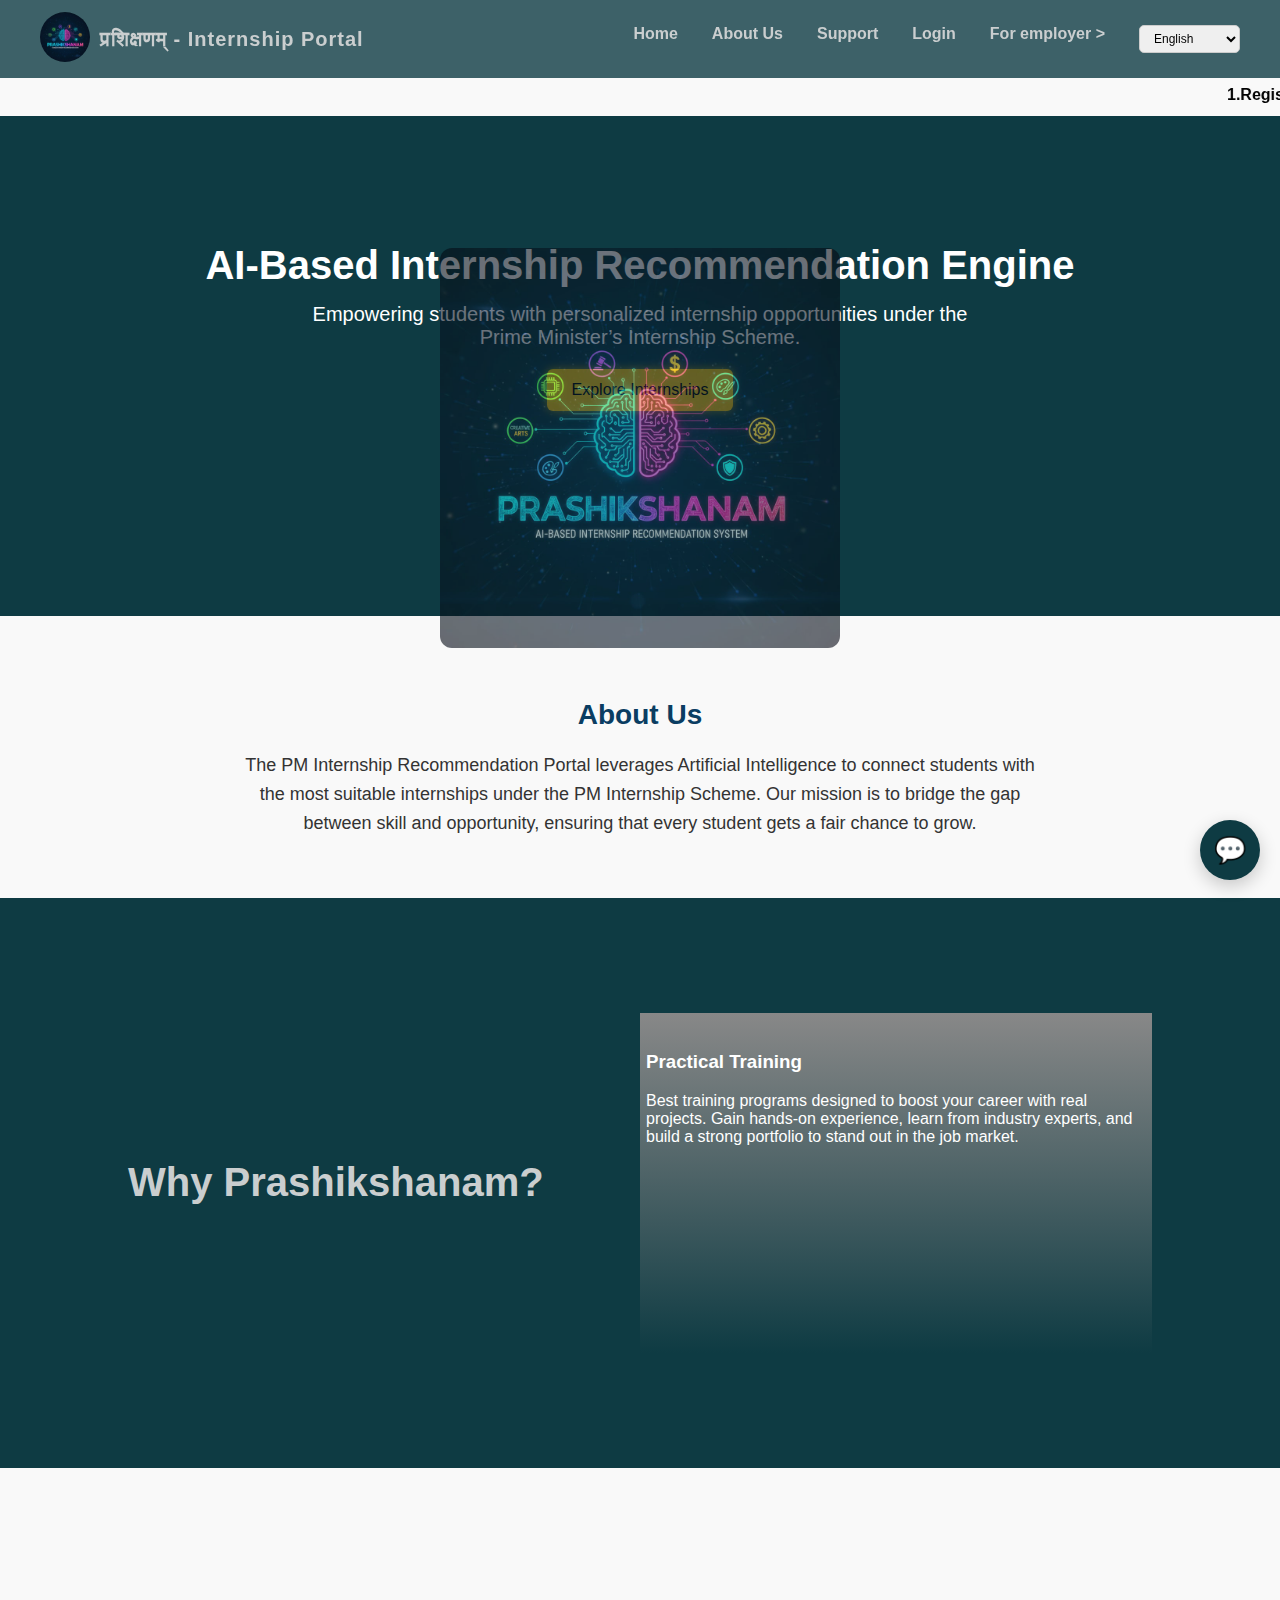
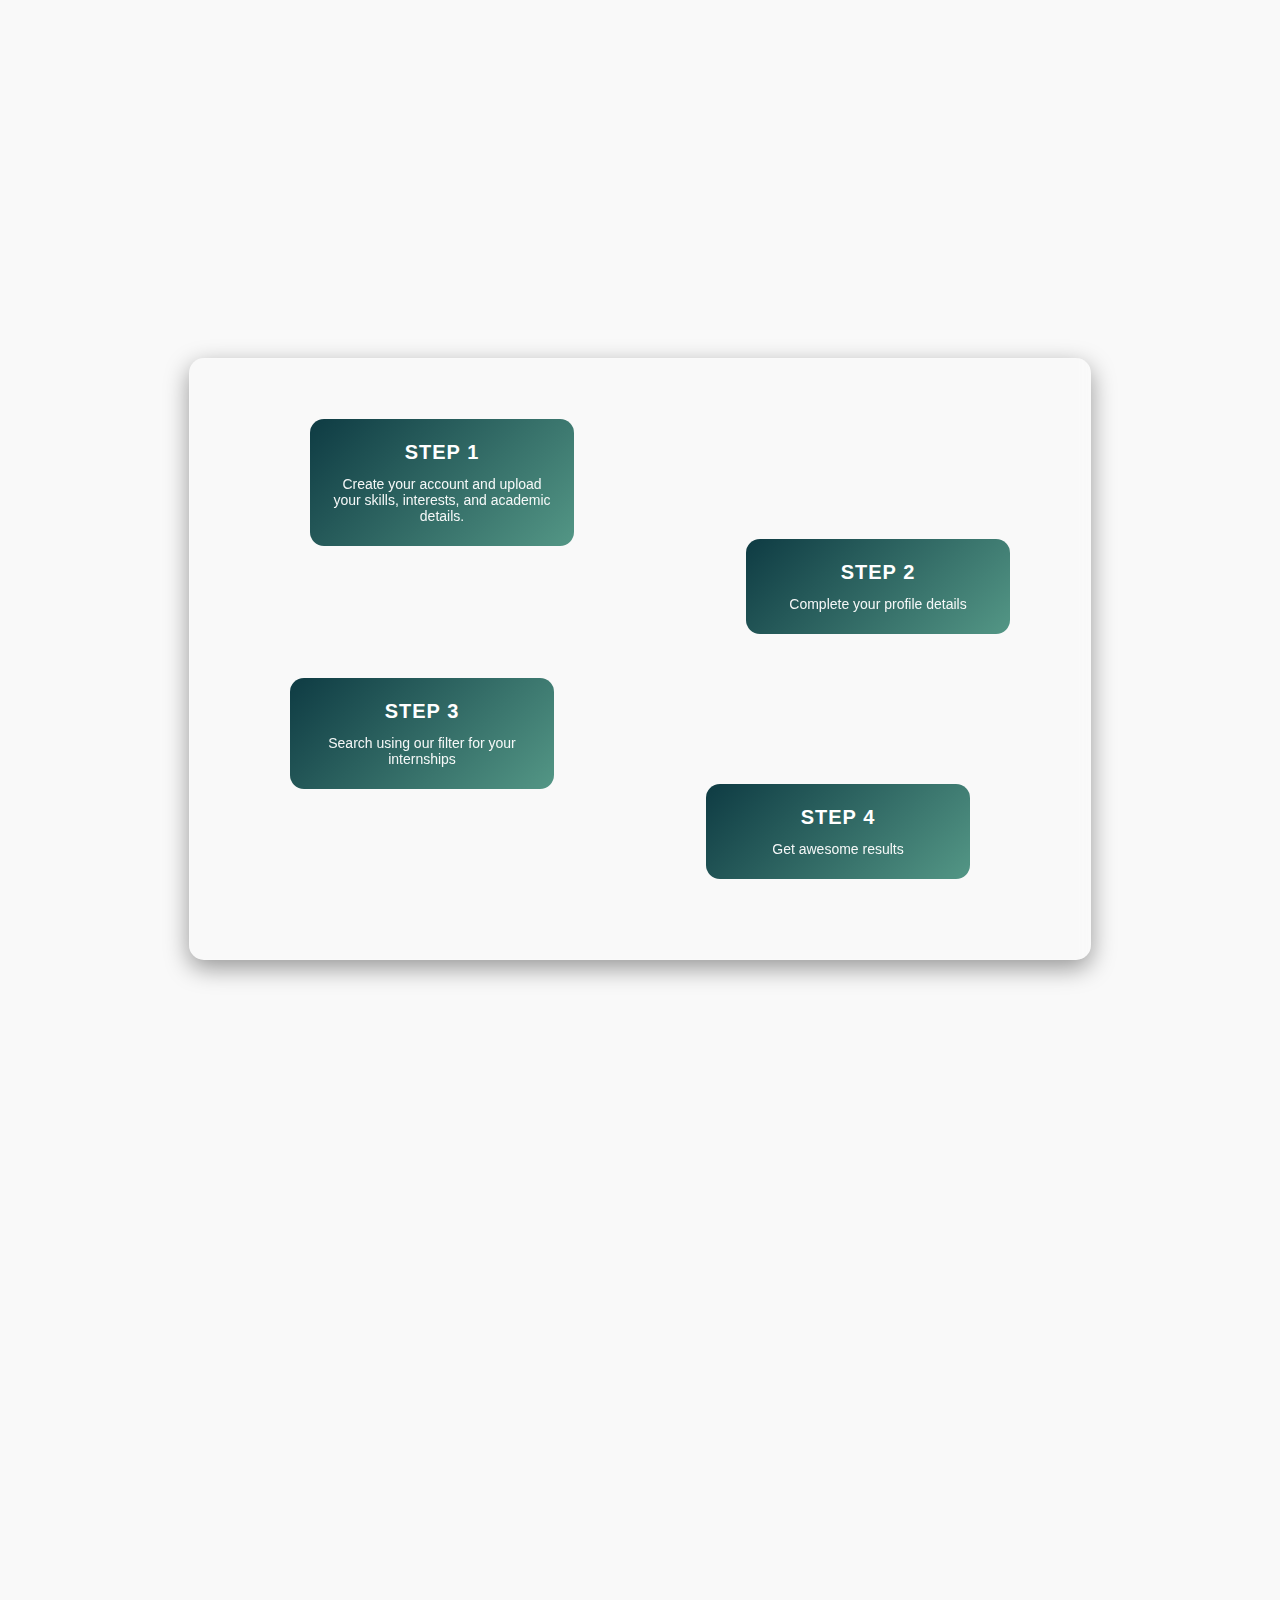
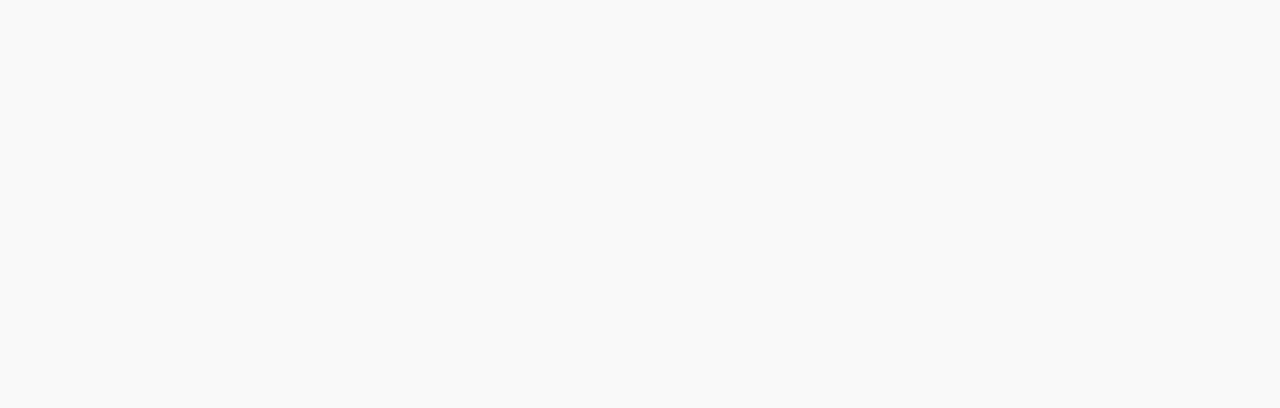
<file: Frontend/index.html>
<!DOCTYPE html>
<html lang="en">
<head>
    <meta charset="UTF-8">
    <meta name="viewport" content="width=device-width, initial-scale=1.0">
    <title>PM Internship Recommendation Portal</title>
    <link rel="stylesheet" href="css/style.css">
    <link rel="stylesheet" href="css/chatbot.css">
    <link rel="stylesheet" href="css/mediaquery.css">
</head>
<body>
<nav class="navbar">
    <div class="nav-left">
        <div class="nav-logo">
            <img src="prashikshanamm.jpg" alt="Prashikshanam Logo">
        </div>
        <div class="logo" data-lang-key="logo_text">प्रशिक्षणम् - Internship Portal</div>
    </div>
    <ul>
        <li><a href="index.html" data-lang-key="nav_home">Home</a></li>
        <li><a href="#about" data-lang-key="nav_about">About Us</a></li>
        <li><a href="support.html" data-lang-key="nav_support">Support</a></li>
        <li><a href="login.html" data-lang-key="nav_login">Login</a></li>
        <li><a href="employee.html" data-lang-key="nav_admin">For employer ></a></li>
        <li><div class="language-switcher">
    <select id="language-selector">
        <option value="en">English</option>
        <option value="hi">Hindi</option>
        <option value="gu">Gujarati</option>
        <option value="kn">Kannada</option>
        <option value="bn">Bengali</option>
        <option value="ta">Tamil</option>
        <option value="mr">Marathi</option>
        <option value="te">Telugu</option>
        <option value="or">Odia</option>
        <option value="ml">Malayalam</option>
    </select>
  </div></li>
    </ul>
</nav>
<div id="intro-logo">
    <img src="prashikshanamm.jpg" alt="Prashikshanam Intro Logo">
</div>

<div class="text">
    <marquee behavior="" direction="left" onmouseover="this.stop();" onmouseout="this.start();" data-lang-key="marquee_text">
        ***** 1.Register here to see your eligibility for various internship program. 2.Upload your details. 3.Enroll in PM Internship program. 4.Internship Screening & Selection Ongoing! Check your dashboard, email, and SMS regularly. Confirm joining via the Internship tile on your dashboard. *****
    </marquee>
</div>

<section class="hero fade-in-up">
    <h1 data-lang-key="hero_heading">AI-Based Internship Recommendation Engine</h1>
    <p data-lang-key="hero_para">Empowering students with personalized internship opportunities under the Prime Minister’s Internship Scheme.</p>
    <button onclick="window.location.href='dashboard.html'" data-lang-key="explore_btn">Explore Internships</button>
</section>

<section class="section fade-in-left" id="about">
    <h2 data-lang-key="about_heading">About Us</h2>
    <p data-lang-key="about_para">
        The PM Internship Recommendation Portal leverages Artificial Intelligence to connect students with the most suitable internships under the PM Internship Scheme. Our mission is to bridge the gap between skill and opportunity, ensuring that every student gets a fair chance to grow.
    </p>
</section>
<section class="section1" id="why">
    <h2 data-lang-key="why_heading">Why Prashikshanam?</h2>
    <div class="cards-container1">
        <div class="card1">
            <h3 data-lang-key="card1_heading">Practical Training</h3>
            <p data-lang-key="card1_para">"Best training programs designed to boost your career with real projects. Gain hands-on experience, learn from industry experts, and build a strong portfolio to stand out in the job market."</p>
        </div>
        <div class="card1">
            <h3 data-lang-key="card2_heading">Industry Experts</h3>
            <p data-lang-key="card2_para">Learn directly from industry experts who bring real-world knowledge and give you oportunities to work on real world problems.</p>
        </div>
        <div class="card1">
            <h3 data-lang-key="card3_heading">Internship Opportunities</h3>
            <p data-lang-key="card3_para">Get placed into internships with leading companies while you learn and have experience of working in top most companies.</p>
        </div>
        <div class="card1">
            <h3 data-lang-key="card4_heading">Career Growth</h3>
            <p data-lang-key="card4_para">Practical sessions and strong mentorship to accelerate your career, with guidance tailored to industry demands and future opportunities ,helping you gain confidence, real-world skills, and a competitive edge.</p>
        </div>
    </div>
</section>

<section class="section fade-in-right">
    <h2 data-lang-key="features_heading">Key Features</h2>
    <div class="features">
        <div class="feature-box fade-in-up">
            <h3 data-lang-key="feature1_heading">AI-Powered Matching</h3>
            <p data-lang-key="feature1_para">Smart recommendations based on skills, interests, and academic background.</p>
        </div>
        <div class="feature-box fade-in-up">
            <h3 data-lang-key="feature2_heading">Government Backed</h3>
            <p data-lang-key="feature2_para">Aligned with the Prime Minister’s Internship Scheme for credibility and trust.</p>
        </div>
        <div class="feature-box fade-in-up">
            <h3 data-lang-key="feature3_heading">Easy Access</h3>
            <p data-lang-key="feature3_para">Simple and intuitive platform designed for students across the nation.</p>
        </div>
        <div class="feature-box fade-in-up">
            <h3 data-lang-key="feature4_heading">Support & Guidance</h3>
            <p data-lang-key="feature4_para">Dedicated helpdesk and resources to guide students throughout their journey.</p>
        </div>
    </div>
</section>




<!--                                       how it works(steps)                                     -->



  <div id="container">
    <svg id="connections">
      <defs>
        <marker id="arrowhead" markerWidth="15" markerHeight="15" 
                refX="12" refY="6" orient="auto" markerUnits="strokeWidth">
          <path d="M0,0 L10,6 L0,12 Z" fill="black" stroke="black" stroke-width="1"/>
        </marker>
      </defs>
    </svg>

    <div class="box" id="box1">
       <div class="step" data-lang-key="step_1">Step 1</div>
       <div class="instruction" data-lang-key="step_1_para">Acknowledge the field you wish to work in</div>
    </div>
    
    <div class="box" id="box2">
      <div class="step" data-lang-key="step_2">Step 2</div>
      <div class="instruction" data-lang-key="step_2_para">Complete your profile details</div>
    </div>

    <div class="box" id="box3">
      <div class="step" data-lang-key="step_3">Step 3</div>
      <div class="instruction" data-lang-key="step_3_para">Search using our filter for your internships</div>
    </div>
  
    <div class="box" id="box4">
      <div class="step" data-lang-key="step_4">Step 4</div>
      <div class="instruction" data-lang-key="step_4_para">Get awesome results</div>
    </div>
  </div>



<!--                                          we are good with numbers -->



<section class="section fade-in-up" id="stats">
    <h2 data-lang-key="stats_heading">We're good with numbers</h2>
    <div class="stats">
        <div class="stat-box">
            <div class="stat-number" data-target="15000">0</div>
            <div class="stat-label" data-lang-key="stat1_label">🎓Students Placed</div>
        </div>
        <div class="stat-box">
            <div class="stat-number" data-target="500">0</div>
            <div class="stat-label" data-lang-key="stat2_label">📄Internships Available</div>
        </div>
        <div class="stat-box">
            <div class="stat-number" data-target="200">0</div>
            <div class="stat-label" data-lang-key="stat3_label">🏢Partner Companies</div>
        </div>
    </div>
</section>

<section class="section fade-in-up" id="testimonials">
    <h2 data-lang-key="testimonials_heading">What Students Say</h2>
    <div class="carousel">
        <div class="carousel-track">
            <div class="testimonial">
                <p data-lang-key="testimonial1_text">"This portal made it so easy to find an internship that matches my skills. Highly recommended!"</p>
                <h4 data-lang-key="testimonial1_author">- Aditi Sharma, B.Tech CSE</h4>
            </div>
            <div class="testimonial">
                <p data-lang-key="testimonial2_text">"The AI recommendations were spot on. I got an internship within a week of registering!"</p>
                <h4 data-lang-key="testimonial2_author">- Rajesh Kumar, MBA</h4>
            </div>
            <div class="testimonial">
                <p data-lang-key="testimonial3_text">"A user-friendly platform with genuine opportunities under the PM Internship Scheme."</p>
                <h4 data-lang-key="testimonial3_author">- Priya Verma, B.Sc IT</h4>
            </div>
        </div>
        <button class="carousel-btn prev">&#10094;</button>
        <button class="carousel-btn next">&#10095;</button>
        <div class="carousel-dots"></div>
    </div>
</section>

<footer class="fade-in-up">
    <p data-lang-key="footer_text">&copy; 2025 PM Internship Recommendation Portal | Designed by Team Synapse</p>
</footer>

<div id="chatbot-btn" title="Chat with PM InternBot">💬</div>
<div id="chatbot-box" aria-hidden="true">
    <div class="chat-header">
        Your personal AI assistant
        <span id="close-chat" title="Close">✖</span>
    </div>
    <div class="chat-body" id="chat-body"></div>
    <div class="chat-input">
        <input type="text" id="chat-input" placeholder="Type your question (e.g., How to apply?)" />
        <button id="send-btn" title="Send">➤</button>
    </div>
</div>
<script src="javascript/script.js"></script>
<script src="javascript/lang.js"></script>
<script src="javascript/chatbot.js"></script>
</body>
</html>
</file>
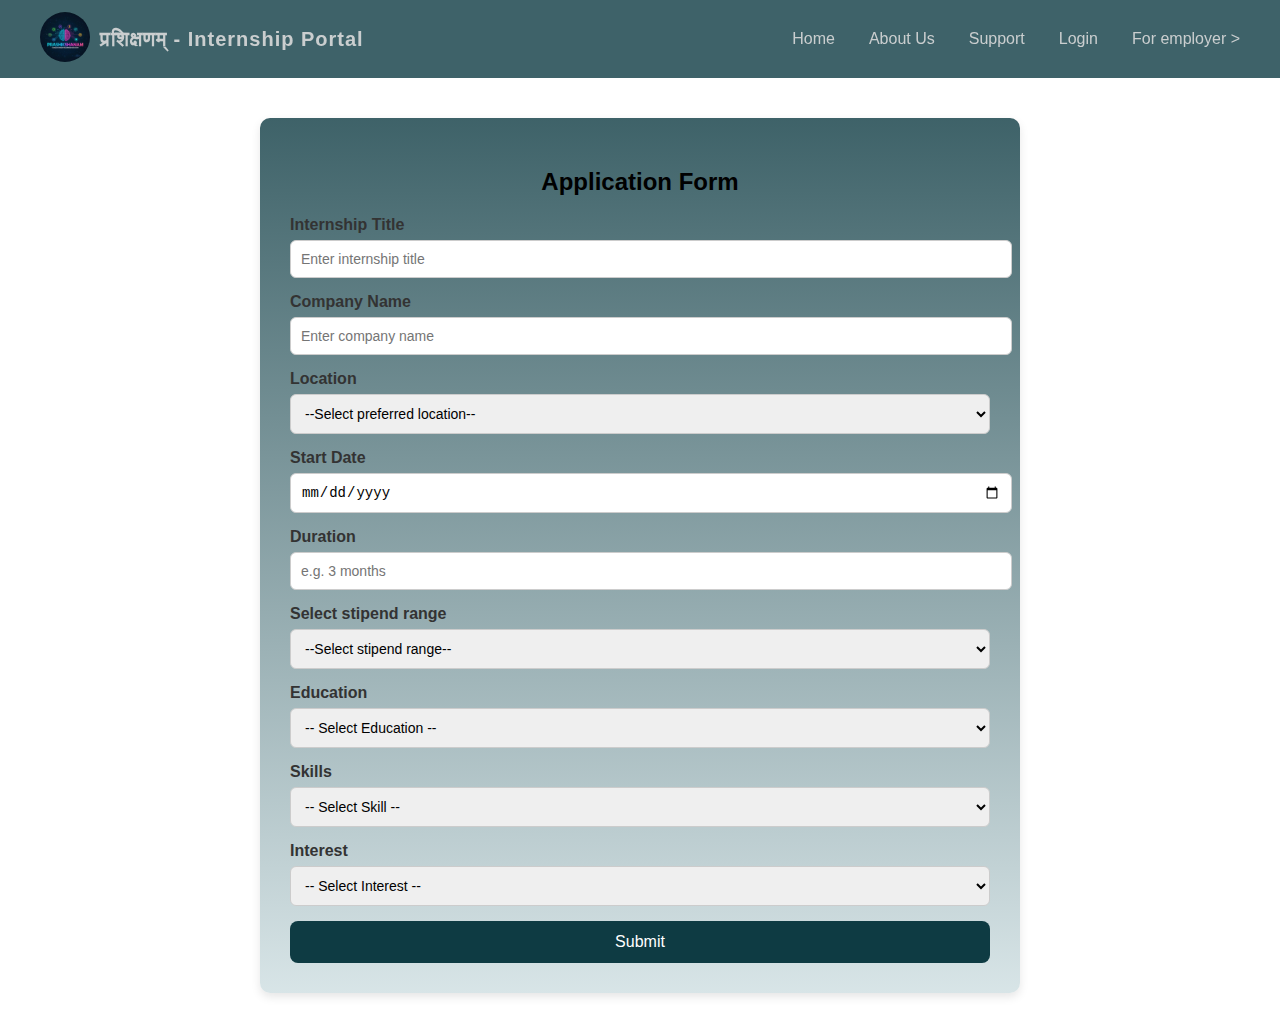
<file: Frontend/application.html>
<!DOCTYPE html>
<html lang="en">
<head>
    <meta charset="UTF-8">
    <meta name="viewport" content="width=device-width, initial-scale=1.0">
    <title>Application</title>
    <link rel="stylesheet" href="css/application.css">
</head>
<body>
    <nav class="navbar">
    <div class="nav-left">
      <div class="nav-logo">
        <img src="prashikshanamm.jpg" alt="Prashikshanam Logo">
      </div>
      <div class="logo">प्रशिक्षणम् - Internship Portal</div>
    </div>
    <ul>
      <li><a href="index.html">Home</a></li>
      <li><a href="#about">About Us</a></li>
      <li><a href="support.html">Support</a></li>
      <li><a href="login.html">Login</a></li>
      <li><a href="employee.html">For employer ></a></li>
    </ul>
  </nav>
  <div class="form-container">
    <h2 style="color: black;">Application Form</h2>
    <form>
      <div class="form-group">
        <label for="internship_title">Internship Title</label>
        <input type="text" id="internship_title" name="internship_title" placeholder="Enter internship title">
      </div>

      <div class="form-group">
        <label for="company_name">Company Name</label>
        <input type="text" id="company_name" name="company_name" placeholder="Enter company name">
      </div>

      <div class="form-group">
        <label for="location">Location</label>
        <select name="location" id="location" required>
            <option value="">--Select preferred location--</option>
            <option value="Ahmedabad">Ahmedabad</option>
            <option value="Bhubaneshwar">Bhubaneshwar</option>
            <option value="Chennai">Chennai</option>
            <option value="Gurgaon">Gurgaon</option>
            <option value="Hyderabad">Hyderabad</option>
            <option value="Jaipur">Jaipur</option>
            <option value="New Delhi">New Delhi</option>
            <option value="Noida">Noida</option>
            <option value="New Delhi">New Delhi</option>
            <option value="Bangalore">Bangalore</option>
            <option value="Mumbai">Mumbai</option>
            <option value="Pune">Pune</option>
            <option value="Vadodra">Vadodra</option>
            <option value="Work from home">Work from home</option>
        </select>
      </div>

      <div class="form-group">
        <label for="startdate">Start Date</label>
        <input type="date" id="startdate" name="startdate">
      </div>

      <div class="form-group">
        <label for="duration">Duration</label>
        <input type="text" id="duration" name="duration" placeholder="e.g. 3 months">
      </div>

      <div class="form-group">
        <label for="stipend">Select stipend range</label>
        <select name="stipend" id="stipend">
          <option value="">--Select stipend range--</option>
          <option value="5000-10,000">5000-10,000</option>
          <option value="10,000-20,000">10,000-20,000</option>
          <option value="20,000-30,000">20,000-30,000</option>
          <option value="30,000-40,000">30,000-40,000</option>
          <option value="40,000-50,000">40,000-50,000</option>
        </select>
      </div>

      <div class="form-group">
        <label for="education">Education</label>
        <select id="education" name="education" required>
          <option value="">-- Select Education --</option>
          <option value="btech">B.Tech</option>
          <option value="mtech">M.Tech</option>
          <option value="bca">BCA</option>
          <option value="mca">MCA</option>
          <option value="diploma">Diploma</option>
        </select>
      </div>

      <div class="form-group">
        <label for="skills">Skills</label>
        <select id="skills" name="skills">
          <option value="">-- Select Skill --</option>
          <option value="webdev">Web Development</option>
          <option value="java">Java</option>
          <option value="python">Python</option>
          <option value="cloud">Cloud Computing</option>
          <option value="cybersecurity">Cybersecurity</option>
        </select>
      </div>

      <div class="form-group">
        <label for="interest">Interest</label>
        <select id="interest" name="interest">
          <option value="">-- Select Interest --</option>
          <option value="ai">Artificial Intelligence</option>
          <option value="ml">Machine Learning</option>
          <option value="data">Data Science</option>
          <option value="blockchain">Blockchain</option>
          <option value="iot">IoT</option>
        </select>
      </div>

      <button type="submit" class="form-btn">Submit</button>
    </form>
  </div>
    
</body>
</html>
</file>
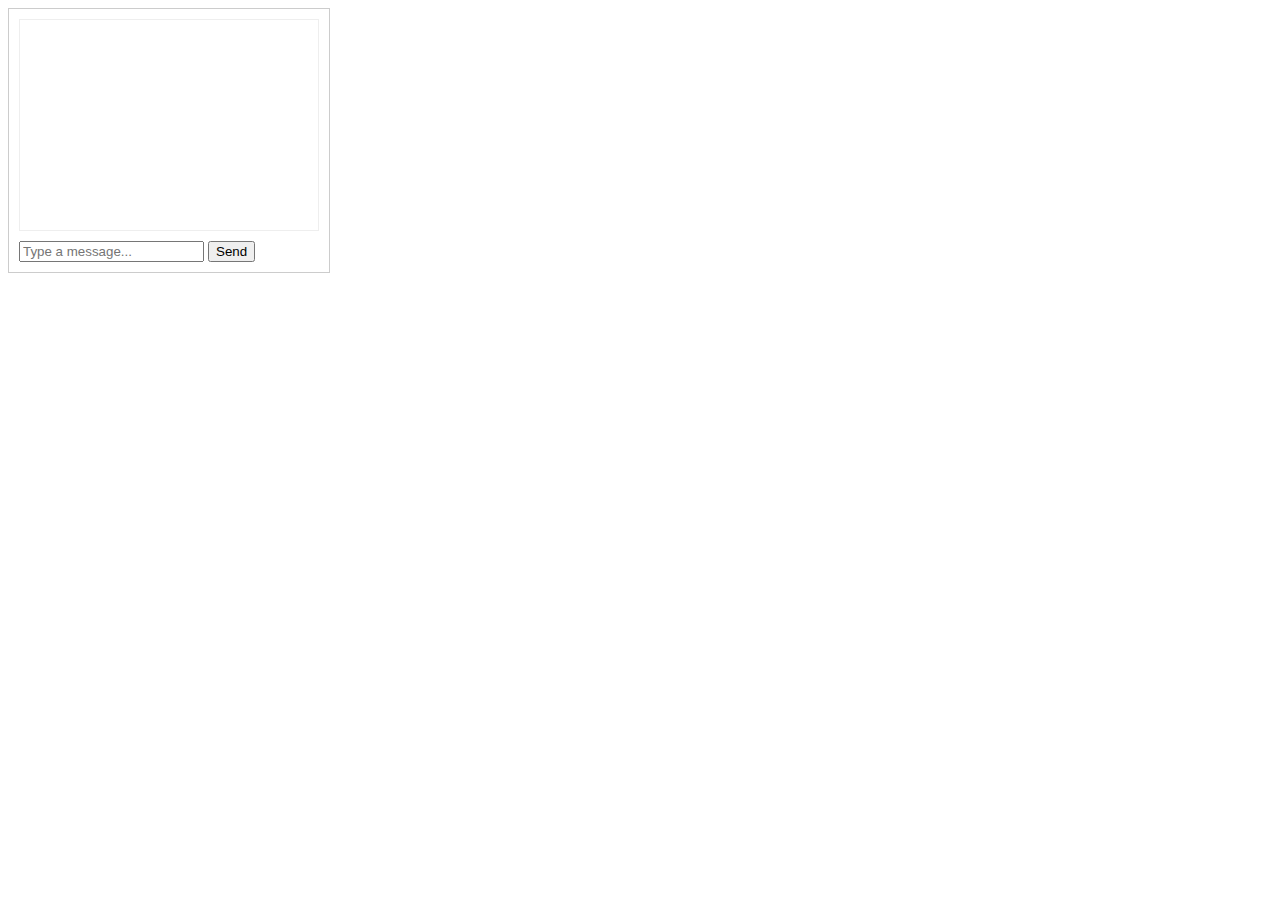
<file: Frontend/chat.html>
<!DOCTYPE html>
<html lang="en">
<head>
  <meta charset="UTF-8">
  <meta name="viewport" content="width=device-width, initial-scale=1.0">
  <title>Document</title>
  <link rel="stylesheet" href="chat.css">
</head>
<body>
  <script src="chat.js"></script>
  <div id="chat-container">
  <div id="chat-box"></div>
  <input type="text" id="user-input" placeholder="Type a message...">
  <button onclick="sendMessage()">Send</button>
</div>
</body>
</html>
</file>
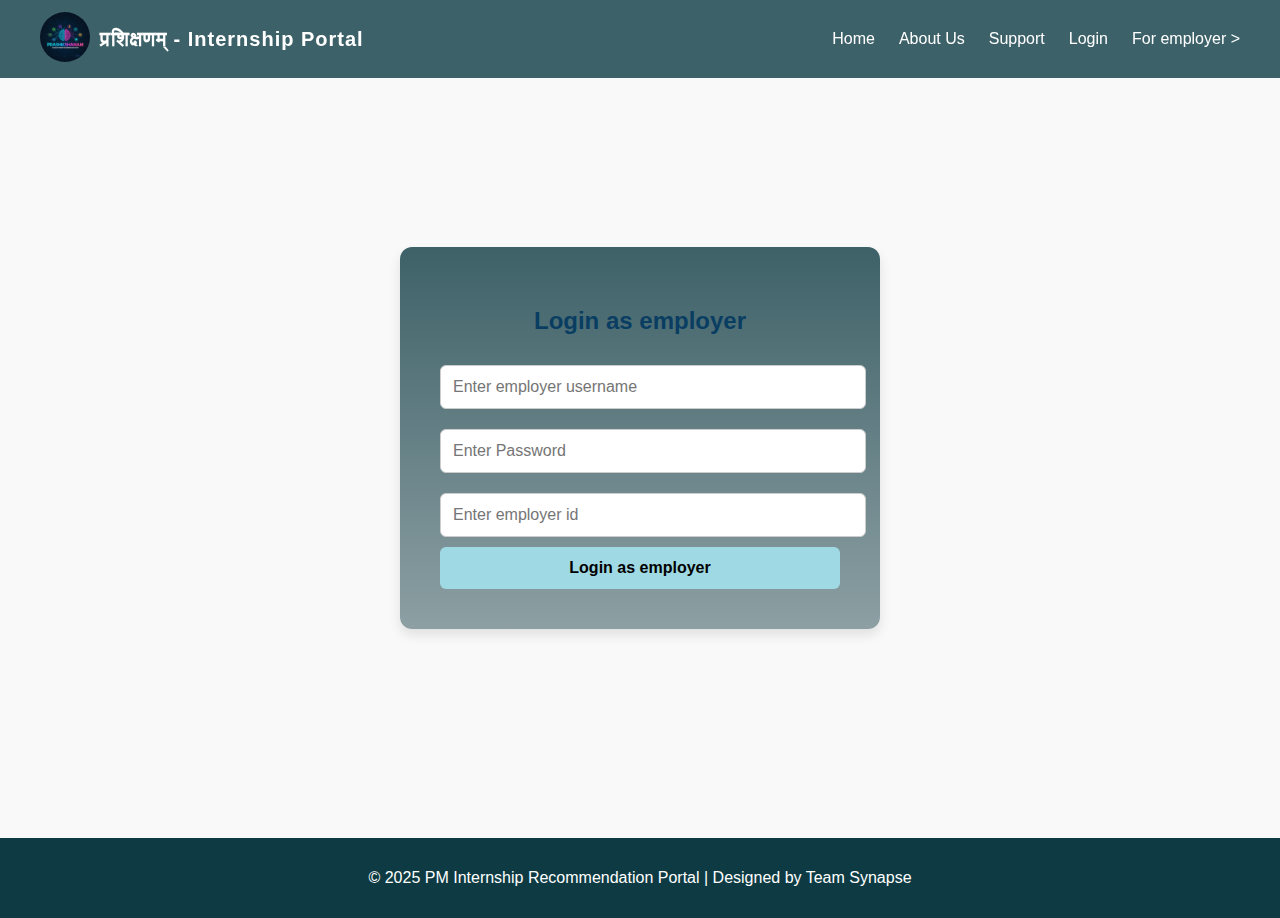
<file: Frontend/employee.html>
<!DOCTYPE html>
<html lang="en">
<head>
  <meta charset="UTF-8">
  <meta name="viewport" content="width=device-width, initial-scale=1.0">
  <title>Login | PM Internship Portal</title>
  <link rel="stylesheet" href="css/login.css">
   
</head>
<body>
 <nav class="navbar">
  <div class="nav-left">
    <div class="nav-logo">
      <img src="prashikshanamm.jpg" alt="Prashikshanam Logo">
    </div>
    <div class="logo">प्रशिक्षणम् - Internship Portal</div>
  </div>
  <ul>
    <li><a href="index.html">Home</a></li>
    <li><a href="#about">About Us</a></li>
    <li><a href="support.html">Support</a></li>
    <li><a href="login.html">Login</a></li>
    <li><a href="employee.html">For employer ></a></li>
  </ul>
</nav>
  <div class="login-container">
    <div class="login-box">
      <h2>Login as employer</h2>
      <form>
        <input type="text" placeholder="Enter employer username" required>
        <input type="password" placeholder="Enter Password" required>
        <input type="text" placeholder="Enter employer id" required>
        <button type="submit">Login as employer </button>
      </form>
    </div>
  </div>
  <footer>
    <p>&copy; 2025 PM Internship Recommendation Portal | Designed by Team Synapse</p>
  </footer>
</body>
</html>
</file>
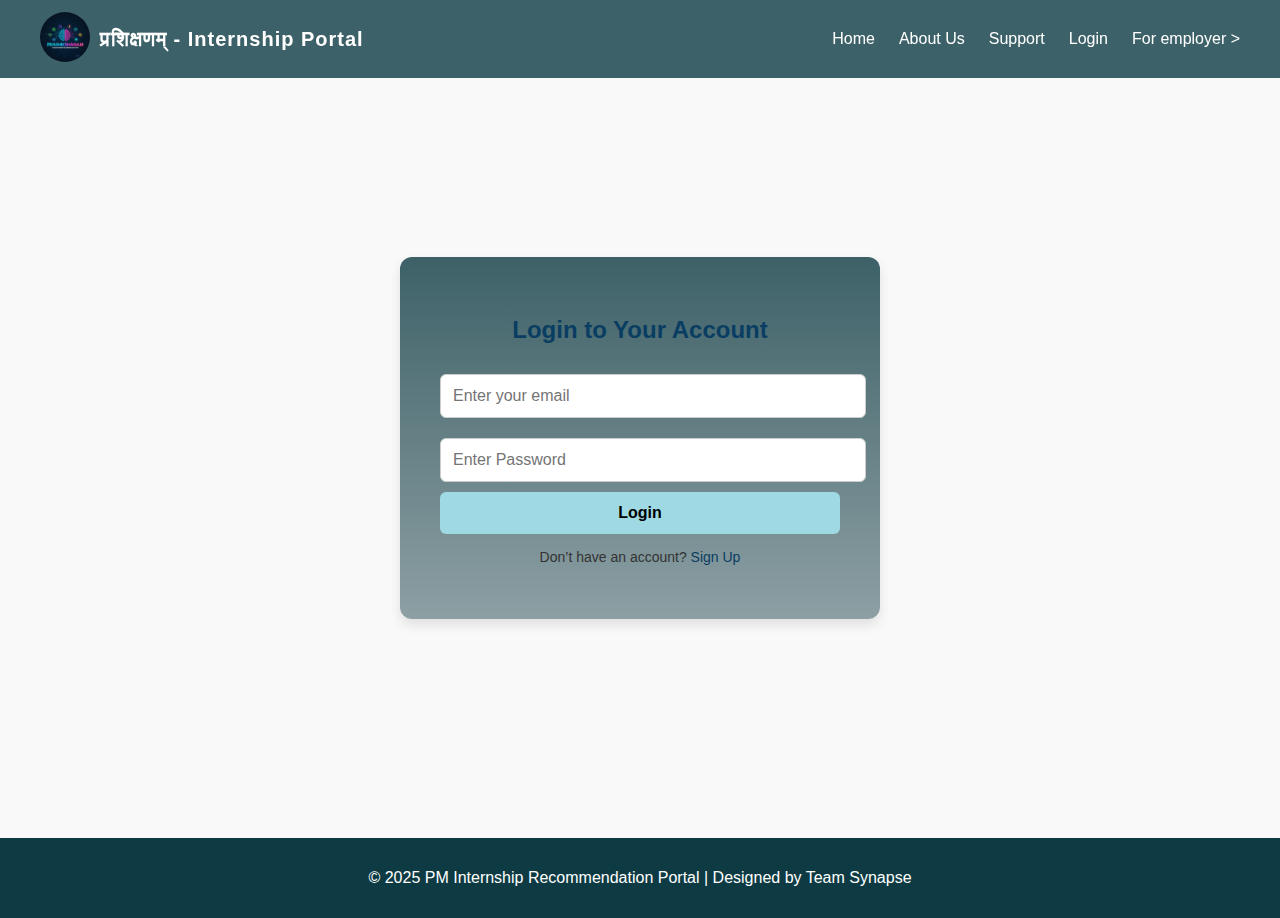
<file: Frontend/login.html>
<!DOCTYPE html>
<html lang="en">
<head>
  <meta charset="UTF-8">
  <meta name="viewport" content="width=device-width, initial-scale=1.0">
  <title>Login | PM Internship Portal</title>
  <link rel="stylesheet" href="css/login.css">
   
</head>
<body>
  <nav class="navbar">
  <div class="nav-left">
    <div class="nav-logo">
      <img src="prashikshanamm.jpg" alt="Prashikshanam Logo">
    </div>
    <div class="logo">प्रशिक्षणम् - Internship Portal</div>
  </div>
  <ul>
    <li><a href="index.html">Home</a></li>
    <li><a href="#about">About Us</a></li>
    <li><a href="support.html">Support</a></li>
    <li><a href="login.html">Login</a></li>
    <li><a href="employee.html">For employer ></a></li>
  </ul>
</nav>
  <div class="login-container">
    <div class="login-box">
      <h2>Login to Your Account</h2>
      <form>
        <input type="text" placeholder="Enter your email" required>
        <input type="password" placeholder="Enter Password" required>
        <button type="submit">Login</button>
      </form>
      <p>Don’t have an account? <a href="register.html">Sign Up</a></p>
    </div>
  </div>
  <footer>
    <p>&copy; 2025 PM Internship Recommendation Portal | Designed by Team Synapse</p>
  </footer>
</body>
</html>
</file>
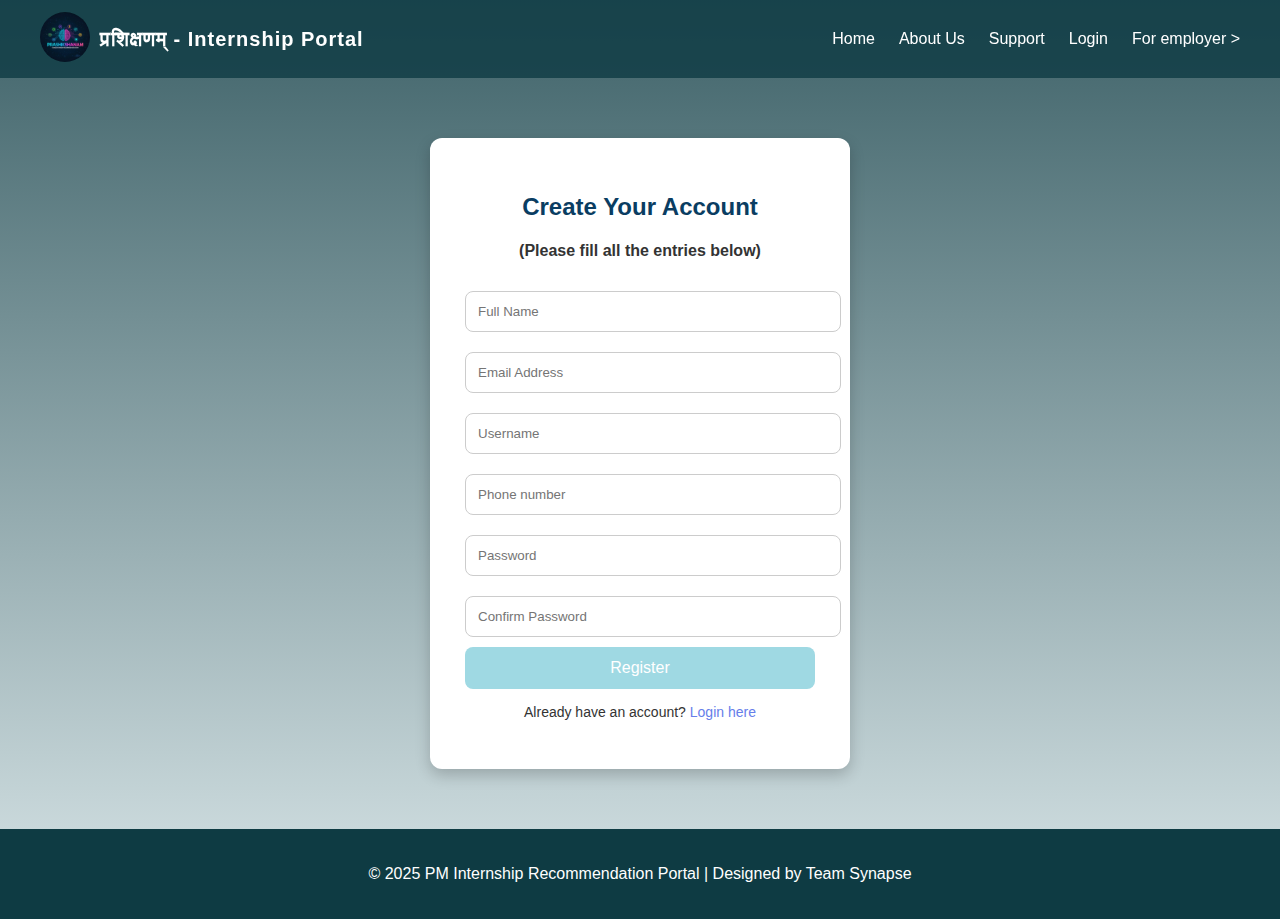
<file: Frontend/register.html>
<!DOCTYPE html>
<html lang="en">
<head>
  <meta charset="UTF-8">
  <meta name="viewport" content="width=device-width, initial-scale=1.0">
  <title>Register | PM Internship Portal</title>
  <link rel="stylesheet" href="css/register.css">
  <link rel="stylesheet" href="css/mediaquery.css">
</head>
<body>
 <nav class="navbar">
  <div class="nav-left">
    <div class="nav-logo">
      <img src="prashikshanamm.jpg" alt="Prashikshanam Logo">
    </div>
    <div class="logo">प्रशिक्षणम् - Internship Portal</div>
  </div>
  <ul>
    <li><a href="index.html">Home</a></li>
    <li><a href="#about">About Us</a></li>
    <li><a href="support.html">Support</a></li>
    <li><a href="login.html">Login</a></li>
    <li><a href="employee.html">For employer ></a></li>
  </ul>
</nav>
  <div class="register-container">
    <div class="register-box">
      <h2>Create Your Account</h2>
      <h4>(Please fill all the entries below)</h4>
      <form>
        <input type="text" placeholder="Full Name" required >
        <input type="email" placeholder="Email Address" required>
        <input type="text" placeholder="Username" required>
        <input type="number" placeholder="Phone number" required>
        <input type="password" placeholder="Password" required>
        <input type="password" placeholder="Confirm Password" required>
        <button type="submit">Register </button>
      </form>
      <p>Already have an account? <a href="login.html">Login here</a></p>
    </div>
  </div>
  <footer>
    <p>&copy; 2025 PM Internship Recommendation Portal | Designed by Team Synapse</p>
  </footer>
</body>
</html>
</file>
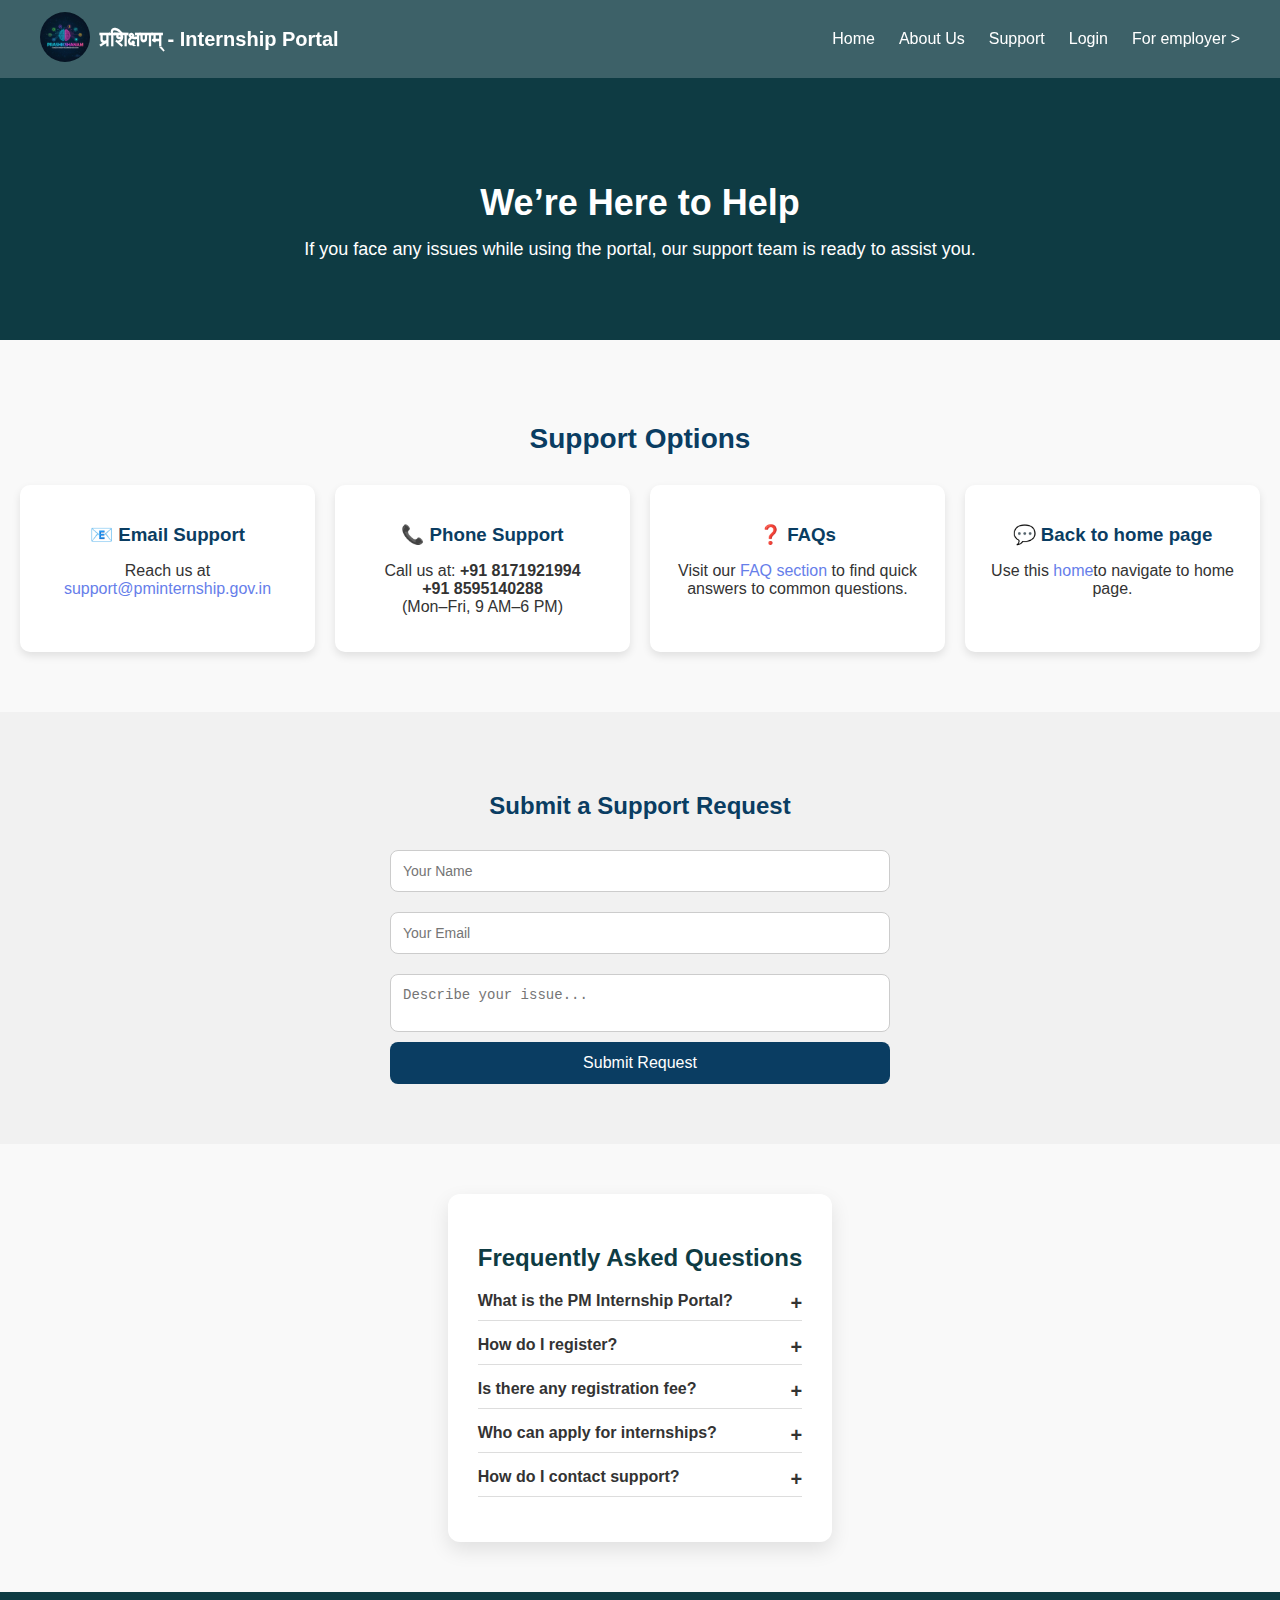
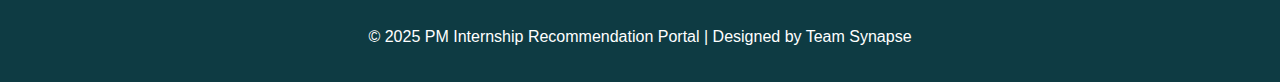
<file: Frontend/support.html>
<!DOCTYPE html>
<html lang="en">
<head>
  <meta charset="UTF-8">
  <meta name="viewport" content="width=device-width, initial-scale=1.0">
  <title>Support | PM Internship Portal</title>
  <link rel="stylesheet" href="css/support.css">
</head>

<body>
<nav class="navbar">
  <div class="nav-left">
    <div class="nav-logo">
      <img src="prashikshanamm.jpg" alt="Prashikshanam Logo">
    </div>
    <div class="logo">प्रशिक्षणम् - Internship Portal</div>
  </div>
  <ul>
    <li><a href="index.html">Home</a></li>
    <li><a href="#about">About Us</a></li>
    <li><a href="support.html">Support</a></li>
    <li><a href="login.html">Login</a></li>
    <li><a href="employee.html">For employer ></a></li>
  </ul>
</nav>
  <section class="support-hero">
    <h1>We’re Here to Help</h1>
    <p>If you face any issues while using the portal, our support team is ready to assist you.</p>
  </section>

  <section class="support-section">
    <h2>Support Options</h2>
    <div class="support-boxes">
      <div class="support-card">
        <h3>📧 Email Support</h3>
        <p>Reach us at <a href="mailto:support@pminternship.gov.in">support@pminternship.gov.in</a></p>
      </div>
      <div class="support-card">
        <h3>📞 Phone Support</h3>
        <p>Call us at: <strong>+91 8171921994</strong><br>
          <strong>+91 8595140288</strong><br> (Mon–Fri, 9 AM–6 PM)</p>
      </div>
      <div class="support-card">
        <h3>❓ FAQs</h3>
        <p>Visit our <a href="#faq">FAQ section</a> to find quick answers to common questions.</p>
      </div>
      <div class="support-card">
        <h3>💬 Back to home page</h3>
        <p>Use this<a href="index.html"> home</a>to navigate to home page.</p>
      </div>
    </div>
  </section>

  <!-- Contact Form -->
  <section class="support-form">
    <h2>Submit a Support Request</h2>
    <form>
      <input type="text" placeholder="Your Name" required>
      <input type="email" placeholder="Your Email" required>
      <textarea placeholder="Describe your issue..." required></textarea>
      <button type="submit">Submit Request</button>
    </form>
  </section>
   <div class="faq-container">
    
    <h2>Frequently Asked Questions</h2>

    <div class="faq-item">
      <div class="faq-question">What is the PM Internship Portal?</div>
      <div class="faq-answer">The PM Internship Portal is a platform designed to connect students with internship opportunities under various government and private schemes.</div>
    </div>

    <div class="faq-item">
      <div class="faq-question">How do I register?</div>
      <div class="faq-answer">Click on the "Register" option in the navigation bar, fill in your details, and create an account. You can then log in to explore opportunities.</div>
    </div>

    <div class="faq-item">
      <div class="faq-question">Is there any registration fee?</div>
      <div class="faq-answer">No, registration is completely free for students and organizations.</div>
    </div>

    <div class="faq-item">
      <div class="faq-question">Who can apply for internships?</div>
      <div class="faq-answer">Any student pursuing undergraduate or postgraduate studies can apply, depending on the eligibility criteria of the internship.</div>
    </div>

    <div class="faq-item">
      <div class="faq-question">How do I contact support?</div>
      <div class="faq-answer">You can reach out via the "Support" or "Contact Us" sections for queries or assistance.</div>
    </div>
  </div>

  <footer>
    <p>&copy; 2025 PM Internship Recommendation Portal | Designed by Team Synapse</p>
  </footer>
</body>
</html>
</file>
<file: Frontend/css/style.css>
body {
      margin: 0;
      font-family: "Segoe UI", Arial, sans-serif;
      background-color: #f9f9f9;
      color: #333;
    }
    .navbar {
      display: flex;
      justify-content: space-between;
      align-items: center;
      background-color: rgba(14, 59, 67,0.8);
      padding: 12px 40px;
      position: sticky;
      top: 0;
      z-index: 1000;
    }
    .navbar .logo {
      font-size: 20px;
      font-weight: bold;
      color: #cacecf;
      letter-spacing: 1px;
    }
    .navbar ul {
      list-style: none;
      display: flex;
      margin: 0;
      padding: 0;
    }
    .navbar ul li {
      margin-left: 34px;
    }
    .navbar ul li a {
      text-decoration: none;
      color:#cacecf;
      font-weight: 600;
      font-size: 16px;
      transition: 0.3s;
    }
    .navbar ul li a:hover {
     font-weight: bolder;
    }
    .nav-left {
  display: flex;
  align-items: center;
  gap: 10px;
}

.nav-logo img {
  width: 50px;
  height: 50px;
  border-radius: 50%;
}
  .text {
      background-color: #f9f9f9;
      color: black;
      font-weight: bolder;
      padding: 8px 0;
    }
    .hero {
      height: 300px;
      background: linear-gradient(rgba(14, 59, 67), rgba(14, 59, 67)),
        url("");
      background-size: cover;
      background-position: center;
      color: #fff;
      text-align: center;
      padding: 100px 20px;
    }
    .hero h1 {
      font-size: 40px;
      margin-bottom: 15px;
    }
    .hero p {
      font-size: 20px;
      max-width: 700px;
      margin: 0 auto 20px;
    }
    .hero button {
      background-color: #f1c40f;
      border: none;
      padding: 12px 25px;
      font-size: 16px;
      border-radius: 6px;
      cursor: pointer;
      transition: 0.3s;
      box-shadow: 0 0 10px rgba(241,196,15,0.6);
    }
    .hero button:hover {
      background-color: rgba(241, 196, 150,0.1)


    }
    .section {
      padding: 60px 20px;
      text-align: center;
    }
    .section h2 {
      font-size: 28px;
      margin-bottom: 20px;
      color: #0a3d62;
    }
    .section p {
      max-width: 800px;
      margin: 0 auto;
      font-size: 18px;
      line-height: 1.6;
    }
    .features {
      display: grid;
      grid-template-columns: repeat(auto-fit, minmax(250px, 1fr));
      gap: 20px;
      margin-top: 40px;
    }
    .feature-box {
      background: linear-gradient(rgba(14, 59, 67,1), rgb(185, 205, 208));
      padding: 20px;
      border-radius: 10px;
      box-shadow: 0 4px 8px rgba(0,0,0,0.1);
      transition: 0.3s;
      color: black;
      font-weight: 500;
    }
    .feature-box:hover {
      transform: translateY(-5px);
    }
    .feature-box h3 {
      color: #ffffff;
      font-size: large;
      margin-bottom: 10px;
    }


    
    .stats {
      display: flex;
      justify-content: center;
      gap: 40px;
      flex-wrap: wrap;
      margin-top: 40px;
    }
    .stat-box {
      background: #fff;
      padding: 30px;
      border-radius: 10px;
      box-shadow: 0 4px 8px rgba(0,0,0,0.1);
      text-align: center;
      width: 200px;
    }
    .stat-number {
      font-size: 36px;
      font-weight: bold;
      color: #0a3d62;
    }
    .stat-label {
      margin-top: 10px;
      font-size: 18px;
    }
    .carousel {
      position: relative;
      max-width: 800px;
      margin: 40px auto 0;
      overflow: hidden;
    }
    .carousel-track {
      display: flex;
      transition: transform 0.6s ease-in-out;
    }
    .testimonial {
      min-width: 100%;
      box-sizing: border-box;
      padding: 30px;
      background: #fff;
      border-radius: 10px;
      box-shadow: 0 4px 8px rgba(0,0,0,0.1);
      text-align: center;
      font-size: 18px;
      color: #444;
    }
    .testimonial h4 {
      margin-top: 15px;
      color: #0a3d62;
      font-weight: bold;
    }
    .carousel-btn {
      position: absolute;
      top: 50%;
      transform: translateY(-50%);
      background: rgba(10, 61, 98, 0.8);
      color: #fff;
      border: none;
      padding: 10px 15px;
      cursor: pointer;
      border-radius: 50%;
      font-size: 20px;
      transition: 0.3s;
    }
    .carousel-btn:hover {
      background: #f1c40f;
      color: #0a3d62;
    }
    .carousel-btn.prev { left: 10px; }
    .carousel-btn.next { right: 10px; }
    .carousel-dots {
      text-align: center;
      margin-top: 15px;
    }
    .carousel-dots button {
      width: 12px;
      height: 12px;
      border-radius: 50%;
      border: none;
      margin: 5px;
      background: #ccc;
      cursor: pointer;
      transition: 0.3s;
    }
    .carousel-dots button.active {
      background: #0a3d62;
    }
    /* Footer */
    footer {
      background: rgba(14, 59, 67,0.8);
      color: #fff;
      text-align: center;
      padding: 20px;
      margin-top: 40px;
    }
    /* Animations */
    .fade-in-up, .fade-in-left, .fade-in-right {
      opacity: 0;
      transition: opacity 0.8s ease-out, transform 0.8s ease-out;
    }
    .fade-in-up { transform: translateY(40px); }
    .fade-in-left { transform: translateX(-40px); }
    .fade-in-right { transform: translateX(40px); }
    .fade-in-up.show, .fade-in-left.show, .fade-in-right.show {
      opacity: 1;
      transform: translate(0,0);
    }


/*                                    LOGO                                                       */

#intro-logo {
  position: fixed;
  top: 50%;
  left: 50%;
  transform: translate(-50%, -50%) scale(0.9);
  opacity: 0.5;
  transition: all 1s ease-in-out;
  z-index: 2000;
  pointer-events: none;
}

#intro-logo img {
  width: 400px;
  height: auto;
  border-radius: 12px;
}

#intro-logo.visible {
  opacity: 0.6;
  transform: translate(-50%, -50%) scale(1);
}

#intro-logo.hide {
  opacity: 0;
  transform: translate(-50%, -50%) scale(0.8);
}


/* why prashikshanam */
.section1 {
  padding: 60px 10%;
  background: #0e3b43;
  color: #cacecf;
  display: flex;                  /* Split into 2 halves */
  justify-content: space-between;
  align-items: center;
  min-height: 400px;
}

/* Left half (heading) */
.section1 h2 {
  flex: 1;
  font-size: 2.5rem;
  font-weight: bold;
  text-align: left;
}
.cards-container1 {
  flex: 1;
  position: relative;
  height: 450px;
  display: flex;
  justify-content: center;
  align-items: center;
  overflow: hidden;
}
.card1 {
  width: 500px;
  height:300px;
  background: #0e3b43;
  color: white;
  padding: 20px;
  border-radius: 12px;
  position: absolute;
  opacity: 0;
  transform: translateY(50px);
  background: linear-gradient(to top, #0e3b43, #888888);
  transition: all 0.8s ease-in-out;
}
.card1.active {
  opacity: 1;
  transform: translateY(0);
  z-index: 2;
}
.card1.prev {
  opacity: 0;
  transform: translateY(-50px);
  z-index: 1;
}

/* language changer */


.language-switcher {
    margin-left: auto; 

}

#language-selector {
    padding: 5px 10px;
    border: 1px solid #ccc;
    border-radius: 5px;
    font-size: 12px;
    cursor: pointer;
}









/*                                                       steps */

#container {
  position: relative;
  width: 900px;
  height: 600px;
  margin: 100px auto;
  border-radius: 15px;
  background: rgba(255, 255, 255, 0.05);
  backdrop-filter: blur(8px);
  border: 1px solid rgba(255, 255, 255, 0.1);
  box-shadow: 0 8px 25px rgba(0,0,0,0.4);
  overflow: hidden;
}

.box {
  position: absolute;
  width: 220px;
  padding: 22px;
  background: linear-gradient(135deg, rgb(14, 59, 67), #99f2c8);
  background-size: 200% 200%;
  color: #fff;
  border-radius: 14px;
  text-align: center;
  font-size: 15px;
  font-weight: bold;
  transition: transform 0.3s ease, box-shadow 0.3s ease;
  cursor: pointer;
}


.box:hover {
  transform: translateY(-10px) scale(1.01);
  box-shadow: 0 0 30px rgba(34, 129, 146, 0.4), 0 0 60px rgba(181, 212, 205, 0.6);
}

@keyframes gradientShift {
  0% { background-position: 0% 50%; }
  50% { background-position: 100% 50%; }
  100% { background-position: 0% 50%; }
}

.step {
  font-size: 20px;
  font-weight: 700;
  margin-bottom: 12px;
  text-transform: uppercase;
  letter-spacing: 1px;
}

.instruction {
  font-size: 14px;
  font-weight: 500;
  opacity: 0.95;
}

/* Positioning */
#box1 { top: 60px; left: 120px; }
#box2 { top: 180px; right: 80px; }
#box3 { bottom: 170px; left: 100px; }
#box4 { bottom: 80px; right: 120px; }

svg {
  position: absolute;
  top: 0;
  left: 0;
  width: 100%;
  height: 100%;
  pointer-events: none;
}

path {
  stroke:rgba(14, 59, 67, 0.8);
  stroke-width: 3;
  fill: none;
  stroke-dasharray: 6 6;
  stroke-linecap: round;
  marker-end: url(#arrowhead);
}
</file>
<file: Frontend/css/chatbot.css>
/* chatbot.css */
#chatbot-btn {
  position: fixed;
  bottom: 20px;
  right: 20px;
  background-color: #0e3b43;
  color: white;
  width: 60px;
  height: 60px;
  border-radius: 50%;
  display:flex;
  align-items:center;
  justify-content:center;
  font-size:26px;
  cursor:pointer;
  box-shadow: 0 6px 18px rgba(0,0,0,0.2);
  z-index: 10000;
}

#chatbot-box {
  position: fixed;
  bottom: 90px;
  right: 20px;
  width: 320px;
  max-height: 480px;
  background: #fff;
  border-radius: 10px;
  box-shadow: 0 6px 22px rgba(0,0,0,0.25);
  display: none;
  flex-direction: column;
  overflow: hidden;
  z-index: 10000;
  font-family: "Segoe UI", Roboto, Arial, sans-serif;
}

.chat-header {
  background: #0a3d62;
  color: #fff;
  padding: 10px;
  font-weight: 600;
  display:flex;
  justify-content: space-between;
  align-items: center;
}
.chat-header span { cursor:pointer; }

.chat-body {
  padding: 12px;
  overflow-y: auto;
  flex: 1;
  background: #f7f9fc;
  font-size: 14px;
}

.chat-msg { margin: 6px 0; padding: 8px 10px; border-radius: 8px; max-width: 88%; }
.chat-msg.you { background: #e8f3ff; align-self: flex-end; color: #000; }
.chat-msg.bot { background: #ffffff; border: 1px solid #eee; color: #111; }

.chat-input { display:flex; border-top: 1px solid #eee; }
.chat-input input {
  flex:1; padding:10px; border: none; outline:none; font-size:14px;
}
.chat-input button {
  background:#0a3d62; color:white; border:none; padding:10px 14px; cursor:pointer;
}
</file>
<file: Frontend/css/mediaquery.css>
@media (max-width: 1024px) {
  .navbar ul {
    gap: 15px;
  }

  .hero h1 {
    font-size: 2rem;
  }

  .hero p {
    font-size: 1rem;
  }

  .counter {
    flex-direction: column;
    gap: 10px;
  }
}
@media (max-width: 768px) {
  .navbar {
    flex-direction: column;
    align-items: flex-start;
    padding: 10px;
  }

  .navbar ul {
    flex-direction: column;
    width: 100%;
    margin-top: 10px;
  }

  .navbar ul li {
    width: 100%;
    text-align: left;
  }

  .hero {
    text-align: center;
    padding: 40px 20px;
  }

  .hero h1 {
    font-size: 1.8rem;
  }

  .hero p {
    font-size: 1rem;
  }

  .btn {
    width: 100%;
    margin: 5px 0;
  }
}
@media (max-width: 480px) {
  .navbar {
    padding: 8px;
  }

  .navbar .logo {
    font-size: 1rem;
  }

  .hero h1 {
    font-size: 1.5rem;
    line-height: 1.2;
  }

  .hero p {
    font-size: 0.9rem;
  }

  .counter {
    flex-direction: column;
    text-align: center;
  }

  .testimonial-card {
    padding: 15px;
    font-size: 0.9rem;
  }

  footer {
    text-align: center;
    font-size: 0.8rem;
  }
}




/* hamburger */
/* Hamburger hidden by default */
.hamburger {
  display: none;
  font-size: 28px;
  cursor: pointer;
  user-select: none;
}

/* Mobile Styles */
@media (max-width: 768px) {
  .navbar {
    flex-wrap: wrap;
  }

  .hamburger {
    display: block;
    margin-left: auto;
    padding: 8px;
  }

  #nav-links {
    display: none;
    flex-direction: column;
    width: 100%;
    background: #0e3b43; /* navbar background */
    margin: 0;
    padding: 10px 0;
  }

  #nav-links li {
    text-align: center;
    padding: 10px 0;
  }

  #nav-links.active {
    display: flex;
  }
}
</file>
<file: Frontend/css/application.css>
body {
      font-family: Arial, sans-serif;
      margin: 0;
      padding: 0;
    }

    /* Navbar styles */
    .navbar {
      display: flex;
      justify-content: space-between;
      align-items: center;
      background-color: rgba(14, 59, 67,0.8);
      padding: 12px 40px;
      position: sticky;
      top: 0;
      z-index: 1000;
    }
    .navbar .logo {
      font-size: 20px;
      font-weight: bold;
      color: #cacecf;
      letter-spacing: 1px;
    }
    .navbar ul {
      list-style: none;
      display: flex;
      margin: 0;
      padding: 0;
    }
    .navbar ul li {
      margin-left: 34px;
    }
    .navbar ul li a {
      text-decoration: none;
      color:#cacecf;
      font-size: 16px;
      transition: 0.3s;
    }
    .navbar ul li a:hover {
      font-weight: bolder;
    }
    .nav-left {
      display: flex;
      align-items: center;
      gap: 10px;
    }
    .nav-logo img {
      width: 50px;
      height: 50px;
      border-radius: 50%;
    }
    .form-container {
      max-width: 700px;
      background:linear-gradient(
      rgba(14, 59, 67, 0.8), 
      rgba(206, 222, 225, 0.8)
    );
      margin: 40px auto;
      padding: 30px;
      border-radius: 10px;
      box-shadow: 0px 4px 10px rgba(0,0,0,0.1);
    }
    .form-container h2 {
      text-align: center;
      margin-bottom: 20px;
      color: #0e3b43;
    }
    .form-group {
      margin-bottom: 15px;
            background-color:linear-gradient(
      rgba(14, 59, 67, 0.8), 
      rgba(114, 137, 142, 0.8)
    );
    }
    .form-group label {
      display: block;
      font-weight: bold;
      margin-bottom: 6px;
      color: #333;
    }
    .form-group input, 
    .form-group select {
      width: 100%;
      padding: 10px;
      border-radius: 6px;
      border: 1px solid #ccc;
      font-size: 14px;
    }
    .form-group input:focus, 
    .form-group select:focus {
      border-color: #0e3b43;
      outline: none;
    }
    .form-btn {
      display: block;
      width: 100%;
      background: #0e3b43;
      color: #fff;
      border: none;
      padding: 12px;
      border-radius: 8px;
      font-size: 16px;
      cursor: pointer;
      transition: 0.3s;
    }
    .form-btn:hover {
      background: #126e82;
    }
</file>
<file: Frontend/chat.css>
#chat-container {
  width: 300px;
  border: 1px solid #ccc;
  padding: 10px;
}
#chat-box {
  height: 200px;
  overflow-y: auto;
  border: 1px solid #eee;
  padding: 5px;
  margin-bottom: 10px;
}
.user-msg {
  text-align: right;
  color: blue;
}
.bot-msg {
  text-align: left;
  color: green;
}
</file>
<file: Frontend/css/login.css>
body {
      margin: 0;
      font-family: "Segoe UI", Arial, sans-serif;
      background-color: #f9f9f9;
      color: #333;
    }
    .navbar {
      display: flex;
      justify-content: space-between;
      align-items: center;
      background-color: rgba(14, 59, 67,0.8);
      padding: 12px 40px;
      position: sticky;
      top: 0;
      z-index: 1000;
    }
    .navbar .logo {
      font-size: 20px;
      font-weight: bold;
      color: #fff;
      letter-spacing: 1px;
    }
    .navbar ul {
      list-style: none;
      display: flex;
      margin: 0;
      padding: 0;
    }
    .navbar ul li {
      margin-left: 24px;
    }
    .navbar ul li a {
      text-decoration: none;
      color: #fff;
      font-size: 16px;
      transition: 0.3s;
    }
    .navbar ul li a:hover {
      font-weight: bolder;
    }
    .login-container {
      display: flex;
      justify-content: center;
      align-items: center;
      height: 80vh;
    }
    .login-box {
      background:linear-gradient(
      rgba(14, 59, 67, 0.8), 
      rgba(114, 137, 142, 0.8)
    );
      padding: 40px;
      border-radius: 12px;
      box-shadow: 0 6px 12px rgba(0,0,0,0.1);
      max-width: 400px;
      width: 100%;
      text-align: center;
    }
    .login-box h2 {
      color: #0a3d62;
      margin-bottom: 20px;
    }
    .login-box input {
      width: 100%;
      padding: 12px;
      margin: 10px 0;
      border: 1px solid #ccc;
      border-radius: 6px;
      font-size: 16px;
    }
    .login-box button {
      width: 100%;
      padding: 12px;
      background-color:#9fd9e3;
      border: none;
      border-radius: 6px;
      font-size: 16px;
      font-weight: bold;
      cursor: pointer;
      transition: 0.3s;
    }
    .login-box button:hover {
      background-color: #d4ac0d;
    }
    .login-box p {
      margin-top: 15px;
      font-size: 14px;
    }
    .login-box a {
      color: #0a3d62;
      text-decoration: none;
    }
    .login-box a:hover {
      text-decoration: underline;
    }

    /* Footer */
    footer {
      background: #0e3b43;
      color: #fff;
      text-align: center;
      padding: 15px;
      margin-top: 40px;
    }





    .nav-left {
  display: flex;
  align-items: center;
  gap: 10px;
}

.nav-logo img {
  width: 50px;
  height: 50px;
  border-radius: 50%;
}

#intro-logo {
  position: fixed;
  top: 50%;
  left: 50%;
  transform: translate(-50%, -50%) scale(0.9);
  opacity: 0.5;
  transition: all 1s ease-in-out;
  z-index: 2000;
  pointer-events: none;
}

#intro-logo img {
  width: 400px;
  height: auto;
  border-radius: 12px;
}

#intro-logo.visible {
  opacity: 1;
  transform: translate(-50%, -50%) scale(1);
}

#intro-logo.hide {
  opacity: 0;
  transform: translate(-50%, -50%) scale(0.8);
}
</file>
<file: Frontend/css/register.css>
body {
  margin: 0;
  font-family: "Segoe UI", Arial, sans-serif;
  background:linear-gradient(
      rgba(14, 59, 67, 0.8), 
      rgba(206, 222, 225, 0.8));
  color: #333;
  display: flex;
  flex-direction: column;
  min-height: 100vh;
}
.navbar {
  display: flex;
  justify-content: space-between;
  align-items: center;
  background-color: rgba(14, 59, 67,0.8);
  padding: 12px 40px;
  position: sticky;
  top: 0;
  z-index: 1000;
}
.navbar .logo {
  font-size: 20px;
  font-weight: bold;
  color: #fff;
  letter-spacing: 1px;
}
.navbar ul {
  list-style: none;
  display: flex;
  margin: 0;
  padding: 0;
}
.navbar ul li {
  margin-left: 24px;
}
.navbar ul li a {
  text-decoration: none;
  color: #fff;
  font-size: 16px;
  transition: 0.3s;
}
.navbar ul li a:hover,
.navbar ul li a.active {
  font-weight: bolder;
}

/* Register Section */
.register-container {
  flex: 1;
  display: flex;
  justify-content: center;
  align-items: center;
  padding: 60px 20px;
}

.register-box {
  background: #fff;
  padding: 35px;
  border-radius: 12px;
  box-shadow: 0 6px 15px rgba(0,0,0,0.2);
  width: 350px;
  text-align: center;
}

.register-box h2 {
  margin-bottom: 20px;
  color: #0a3d62;
}

.register-box input {
  width: 100%;
  padding: 12px;
  margin: 10px 0;
  border: 1px solid #ccc;
  border-radius: 8px;
  outline: none;
  transition: border 0.3s;
}

.register-box input:focus {
  border-color: #0e3b43;
}

.register-box button {
  width: 100%;
  padding: 12px;
  background: #9fd9e3;;
  border: none;
  border-radius: 8px;
  color: white;
  font-size: 16px;
  cursor: pointer;
  transition: background 0.3s;
}

.register-box button:hover {
  background: #08314e;
}

.register-box p {
  margin-top: 15px;
  font-size: 14px;
}

.register-box a {
  color: #667eea;
  text-decoration: none;
}
.register-box a:hover {
  text-decoration: underline;
}

/* Footer */
footer {
  background: #0e3b43;
  color: #fff;
  text-align: center;
  padding: 20px;
}
.nav-left {
  display: flex;
  align-items: center;
  gap: 10px;
}

.nav-logo img {
  width: 50px;
  height: 50px;
  border-radius: 50%;
}
</file>
<file: Frontend/css/support.css>
html {
  scroll-behavior: smooth;
}
body {
      font-family: Arial, sans-serif;
      background: #f9f9f9;
      margin: 0;
      padding: 0;
    }

#faq{
  scroll-margin-top: 100px; 
}

    .faq-container {
      max-width: 800px;
      margin: 50px auto;
      background: #fff;
      padding: 30px;
      border-radius: 12px;
      box-shadow: 0 8px 20px rgba(0, 0, 0, 0.1);
    }

    .faq-container h2 {
      text-align: center;
      margin-bottom: 20px;
      color: #0e3b43;
    }

    .faq-item {
      margin-bottom: 15px;
      border-bottom: 1px solid #ddd;
      padding-bottom: 10px;
    }

    .faq-question {
      cursor: pointer;
      font-weight: bold;
      color: #333;
      position: relative;
      padding-right: 20px;
    }

    .faq-question::after {
      content: "+";
      position: absolute;
      right: 0;
      font-size: 20px;
      transition: transform 0.3s;
    }

    .faq-question.active::after {
      content: "-";
      transform: rotate(180deg);
    }

    .faq-answer {
      display: none;
      margin-top: 10px;
      color: #555;
      font-size: 15px;
      line-height: 1.5;
    }
body {
  margin: 0;
  font-family: "Segoe UI", Arial, sans-serif;
  background-color: #f9f9f9;
  color: #333;
  display: flex;
  flex-direction: column;
  min-height: 100vh;
}

/* Navbar */
.navbar {
  display: flex;
  justify-content: space-between;
  align-items: center;
background-color: rgba(14, 59, 67,0.8);
  padding: 12px 40px;
  position: sticky;
  top: 0;
  z-index: 1000;
}
.navbar .logo {
  font-size: 20px;
  font-weight: bold;
  color: #fff;
}
.navbar ul {
  list-style: none;
  display: flex;
  margin: 0;
  padding: 0;
}
.navbar ul li {
  margin-left: 24px;
}
.navbar ul li a {
  text-decoration: none;
  color: #fff;
  font-size: 16px;
  transition: 0.3s;
}
.navbar ul li a:hover,
.navbar ul li a.active {
  font-weight: bolder;
}

/* Hero Section */
.support-hero {
  background: linear-gradient(#0e3b43);
  background-size: cover;
  background-position: center;
  color: #fff;
  text-align: center;
  padding: 80px 20px;
}
.support-hero h1 {
  font-size: 36px;
  margin-bottom: 15px;
}
.support-hero p {
  font-size: 18px;
  max-width: 700px;
  margin: 0 auto;
}

/* Support Section */
.support-section {
  padding: 60px 20px;
  text-align: center;
}
.support-section h2 {
  font-size: 28px;
  margin-bottom: 30px;
  color: #0a3d62;
}
.support-boxes {
  display: grid;
  grid-template-columns: repeat(auto-fit, minmax(220px, 1fr));
  gap: 20px;
}
.support-card {
  background: #fff;
  padding: 20px;
  border-radius: 10px;
  box-shadow: 0 4px 8px rgba(0,0,0,0.1);
  transition: 0.3s;
}
.support-card:hover {
  transform: translateY(-5px);
}
.support-card h3 {
  color: #0a3d62;
  margin-bottom: 10px;
}
.support-card a {
  color: #667eea;
  text-decoration: none;
}
.support-card a:hover {
  text-decoration: underline;
}

/* Support Form */
.support-form {
  padding: 60px 20px;
  background: #f1f1f1;
  text-align: center;
}
.support-form h2 {
  margin-bottom: 20px;
  color: #0a3d62;
}
.support-form form {
  max-width: 500px;
  margin: 0 auto;
  display: flex;
  flex-direction: column;
}
.support-form input,
.support-form textarea {
  padding: 12px;
  margin: 10px 0;
  border: 1px solid #ccc;
  border-radius: 8px;
  font-size: 14px;
  resize: none;
}
.support-form button {
  padding: 12px;
  background: #0a3d62;
  border: none;
  border-radius: 8px;
  color: #fff;
  font-size: 16px;
  cursor: pointer;
  transition: background 0.3s;
}
.support-form button:hover {
  background: #08314e;
}

/* Footer */
footer {
  background: #0e3b43;
  color: #fff;
  text-align: center;
  padding: 20px;
  margin-top: auto;
}


.nav-left {
  display: flex;
  align-items: center;
  gap: 10px;
}

.nav-logo img {
  width: 50px;
  height: 50px;
  border-radius: 50%;
}

#intro-logo {
  position: fixed;
  top: 50%;
  left: 50%;
  transform: translate(-50%, -50%) scale(0.9);
  opacity: 0.5;
  transition: all 1s ease-in-out;
  z-index: 2000;
  pointer-events: none;
}

#intro-logo img {
  width: 400px;
  height: auto;
  border-radius: 12px;
}

#intro-logo.visible {
  opacity: 1;
  transform: translate(-50%, -50%) scale(1);
}

#intro-logo.hide {
  opacity: 0;
  transform: translate(-50%, -50%) scale(0.8);
}
</file>
